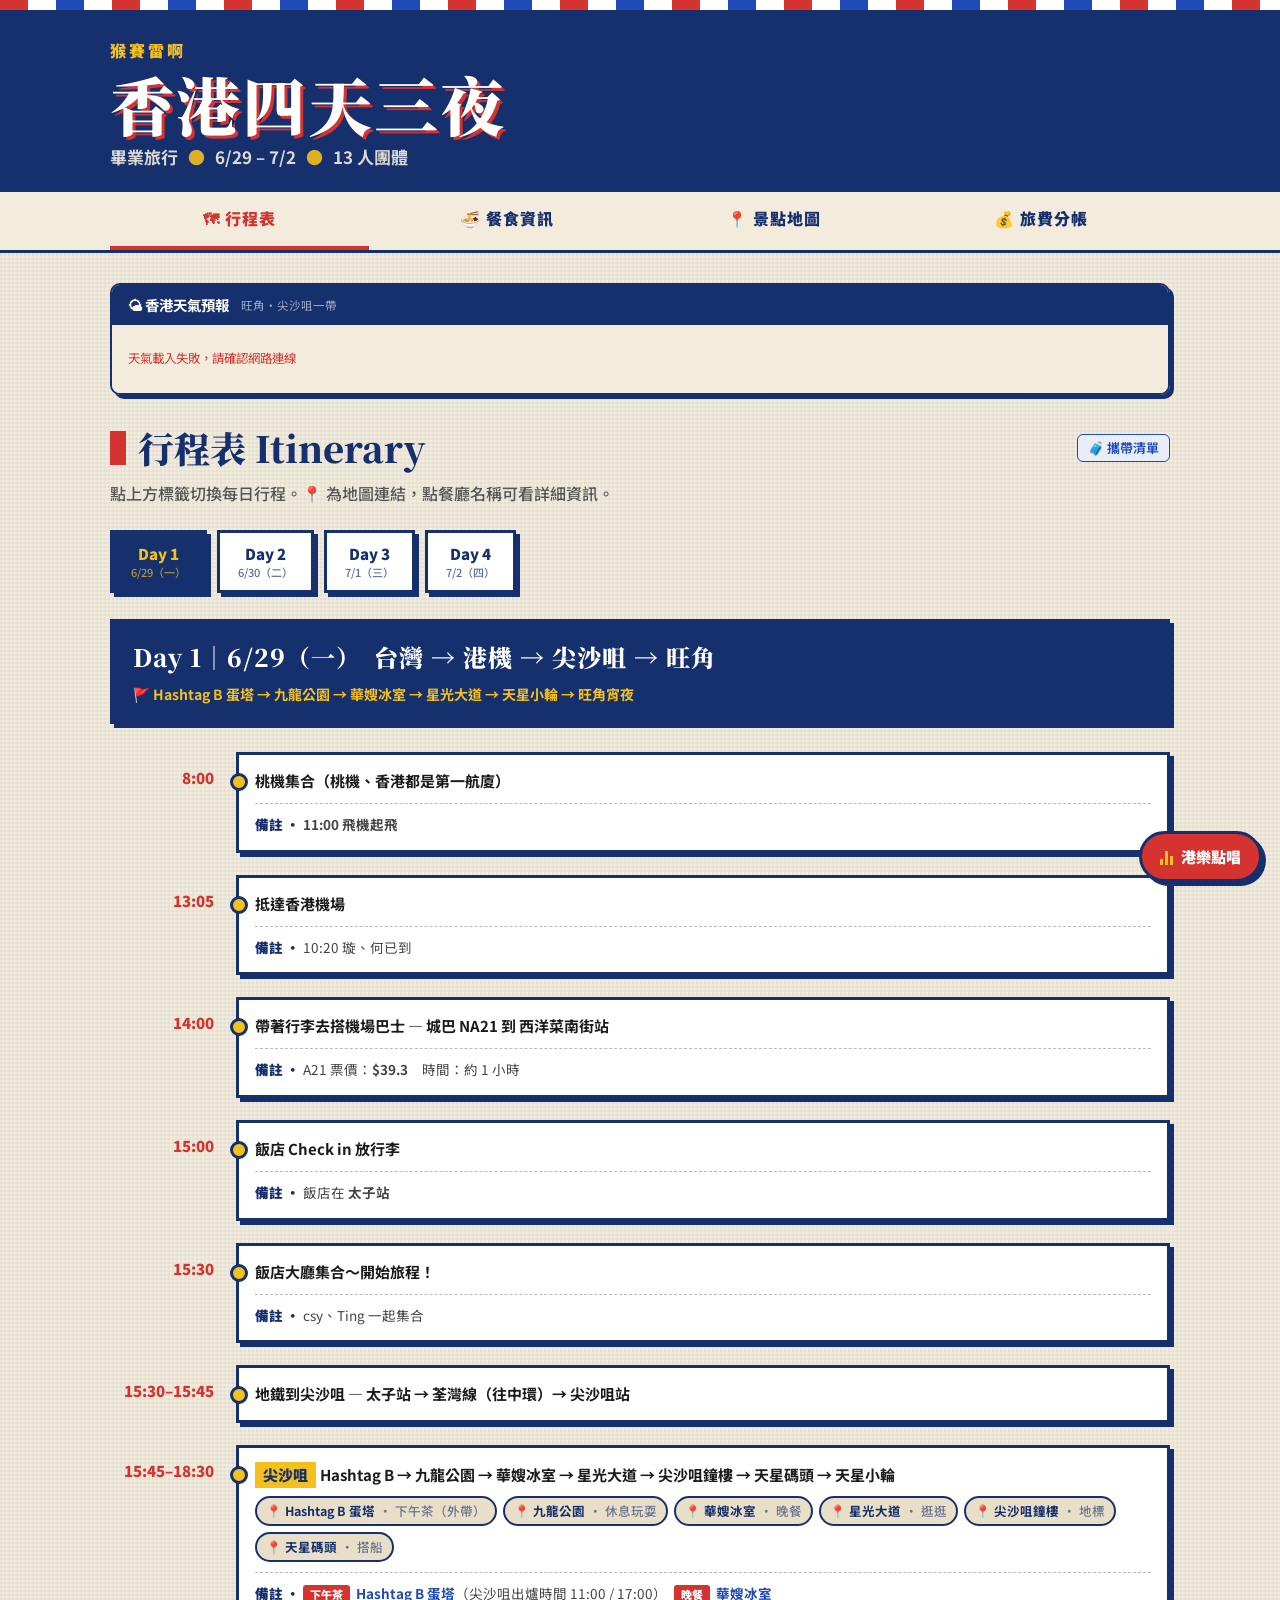
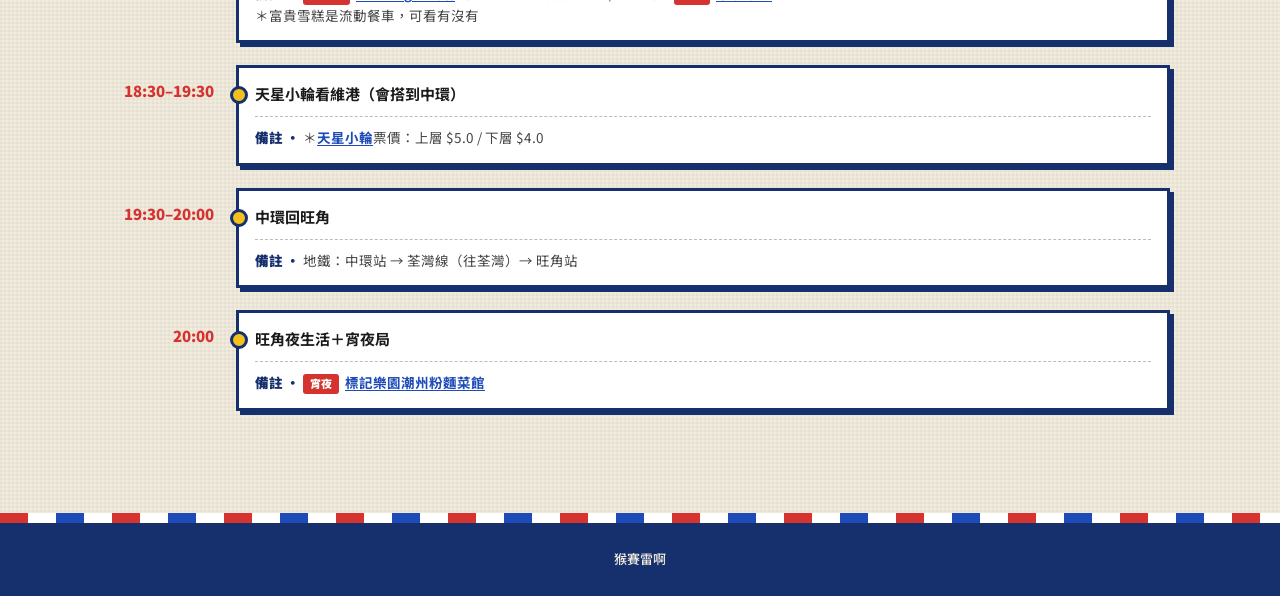
<file: index.html>
<!DOCTYPE html>
<html lang="zh-Hant">
<head>
  <meta charset="UTF-8">
  <meta name="viewport" content="width=device-width, initial-scale=1.0">
  <title>香港畢業旅行 ｜ 行程</title>
  <link rel="stylesheet" href="assets/style.css">
</head>
<body>
  <div class="stripe-bar"></div>
  <header class="site-header">
    <div class="header-inner">
      <span class="hey">猴賽雷啊</span>
      <h1 class="site-title">香港四天三夜</h1>
      <span class="site-sub">畢業旅行 <span class="dot">●</span> 6/29 – 7/2 <span class="dot">●</span> 13 人團體</span>
    </div>
  </header>

  <nav class="nav">
    <div class="nav-inner">
      <a href="index.html" class="active">🗺 行程表</a>
      <a href="food.html">🍜 餐食資訊</a>
      <a href="map.html">📍 景點地圖</a>
      <a href="split.html">💰 旅費分帳</a>
    </div>
  </nav>

  <main>
    <!-- 香港天氣預報 -->
    <div class="weather-section">
      <div class="weather-header">
        <span class="weather-title">🌤 香港天氣預報</span>
        <span class="weather-loc">旺角・尖沙咀一帶</span>
      </div>
      <div class="weather-body">
        <div class="weather-cards" id="weatherCards">
          <span class="weather-loading">天氣載入中…</span>
        </div>
      </div>
    </div>

    <h2 class="section-title">行程表 Itinerary <a href="https://www.notion.so/58393f0fdf124d2f9c194d2466a15866" target="_blank" class="sheet-link">🧳 攜帶清單</a></h2>
    <p class="section-desc">點上方標籤切換每日行程。📍 為地圖連結，點餐廳名稱可看詳細資訊。</p>

    <div class="day-tabs" id="dayTabs"></div>
    <div id="dayPanels"></div>
  </main>

  <div class="stripe-bar"></div>
  <footer class="site-footer">
    猴賽雷啊
  </footer>

  <script src="assets/data.js"></script>
  <script src="assets/app.js"></script>
  <script src="assets/player.js"></script>
  <script>
  /* ── 天氣預報（Open-Meteo，免費無需 API Key）── */
  (function () {
    const WMO = {
      0:'☀️', 1:'🌤️', 2:'⛅', 3:'☁️',
      45:'🌫️', 48:'🌫️',
      51:'🌦️', 53:'🌦️', 55:'🌧️',
      61:'🌧️', 63:'🌧️', 65:'🌧️',
      71:'❄️', 73:'❄️', 75:'❄️', 77:'🌨️',
      80:'🌦️', 81:'🌦️', 82:'⛈️',
      85:'❄️', 86:'❄️', 95:'⛈️', 96:'⛈️', 99:'⛈️'
    };
    const DAYS = ['日','一','二','三','四','五','六'];
    const TRIP = new Set(['2026-06-29','2026-06-30','2026-07-01','2026-07-02']);
    const url  = 'https://api.open-meteo.com/v1/forecast'
      + '?latitude=22.3193&longitude=114.1694'
      + '&daily=weathercode,temperature_2m_max,temperature_2m_min,precipitation_probability_max'
      + '&timezone=Asia%2FHong_Kong&forecast_days=7';

    fetch(url).then(r => r.json()).then(data => {
      const { time, weathercode, temperature_2m_max, temperature_2m_min, precipitation_probability_max } = data.daily;
      const todayStr = new Date().toLocaleDateString('sv', { timeZone: 'Asia/Hong_Kong' });
      const container = document.getElementById('weatherCards');
      container.innerHTML = '';
      time.forEach((dateStr, i) => {
        const d        = new Date(dateStr + 'T12:00:00+08:00');
        const dayLabel = DAYS[d.getDay()];
        const dateLabel = `${d.getMonth() + 1}/${d.getDate()}`;
        const isToday  = dateStr === todayStr;
        const isTrip   = TRIP.has(dateStr);
        const icon     = WMO[weathercode[i]] || '🌡️';
        const hi       = Math.round(temperature_2m_max[i]);
        const lo       = Math.round(temperature_2m_min[i]);
        const rain     = precipitation_probability_max[i];
        const card     = document.createElement('div');
        card.className = 'weather-card' + (isToday ? ' today' : '') + (isTrip ? ' trip-day' : '');
        card.innerHTML = `
          <div class="wc-day">${isToday ? '今天' : '週' + dayLabel}${isTrip ? '✈️' : ''}</div>
          <div class="wc-date">${dateLabel}</div>
          <div class="wc-icon">${icon}</div>
          <div class="wc-temp"><span class="hi">${hi}°</span>/<span class="lo">${lo}°</span></div>
          <div class="wc-rain">💧${rain}%</div>`;
        container.appendChild(card);
      });
    }).catch(() => {
      document.getElementById('weatherCards').innerHTML = '<span class="weather-error">天氣載入失敗，請確認網路連線</span>';
    });
  })();
  </script>
</body>
</html>
</file>
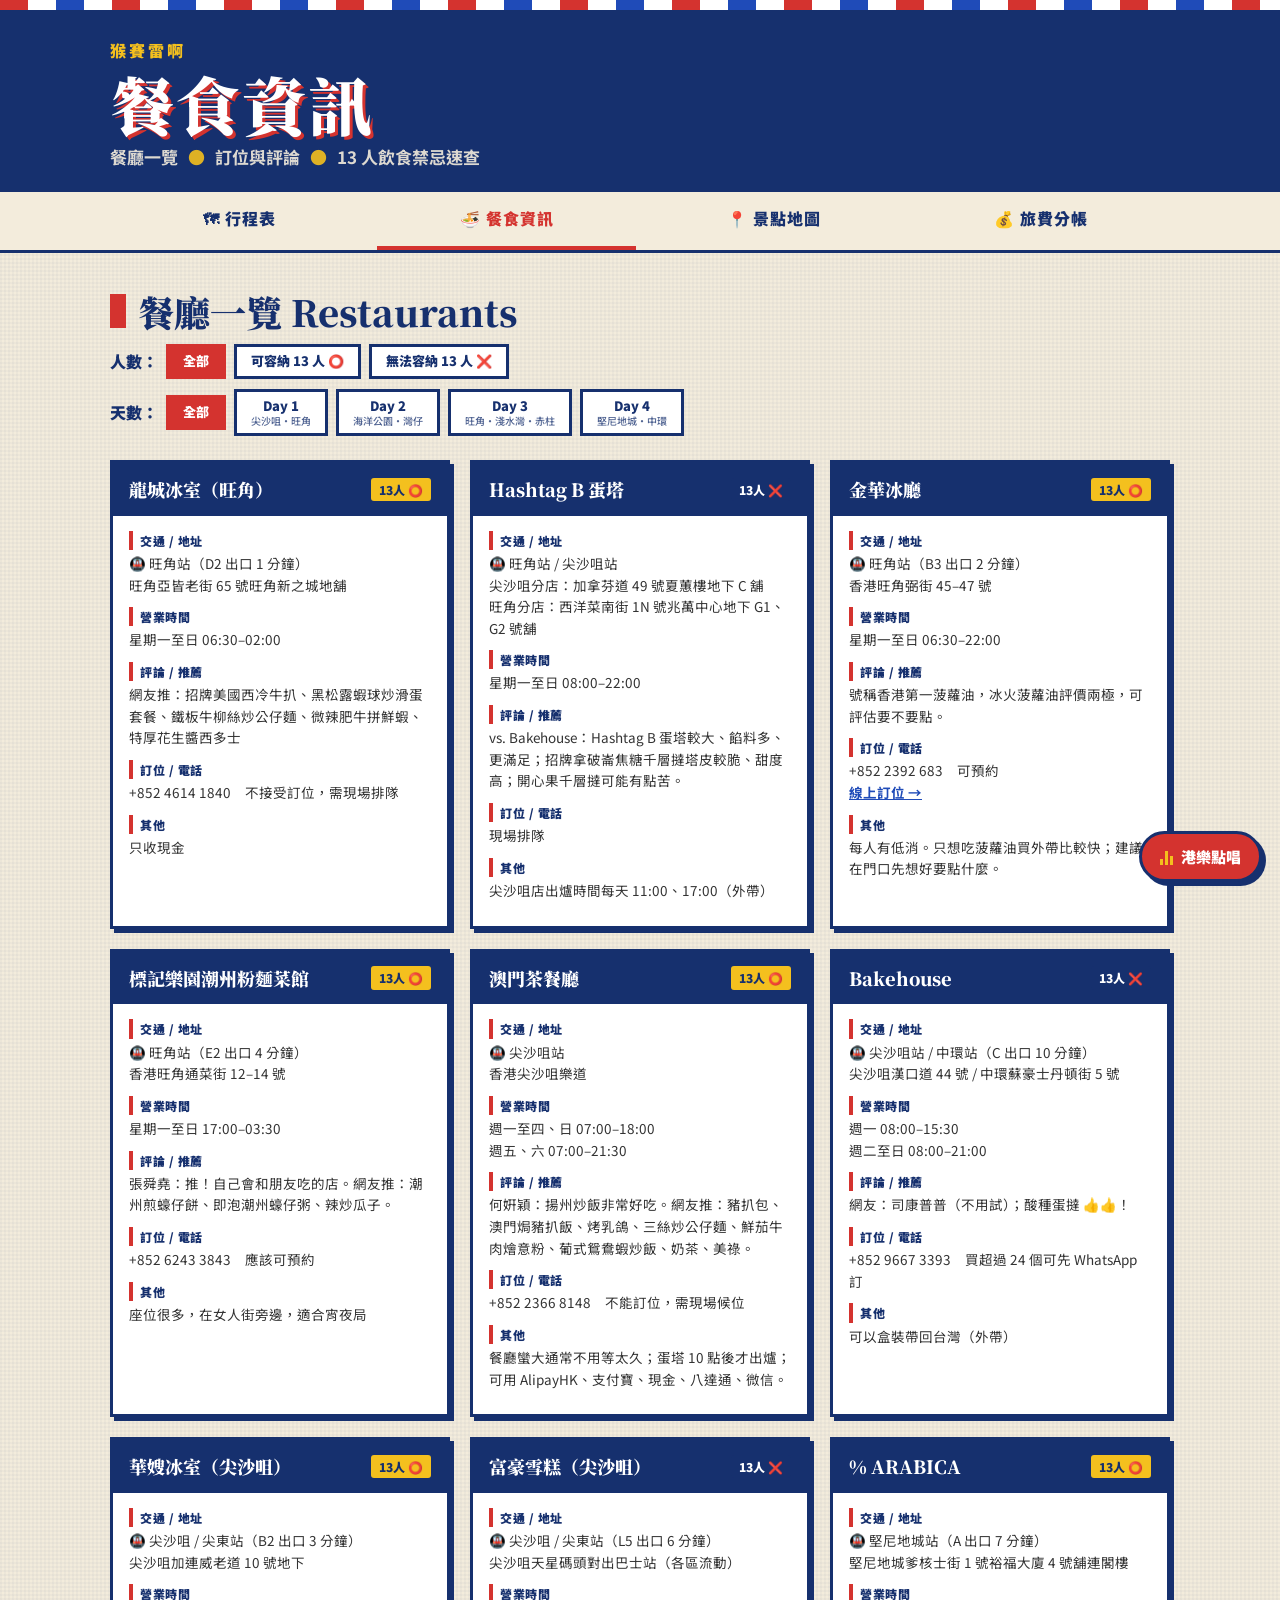
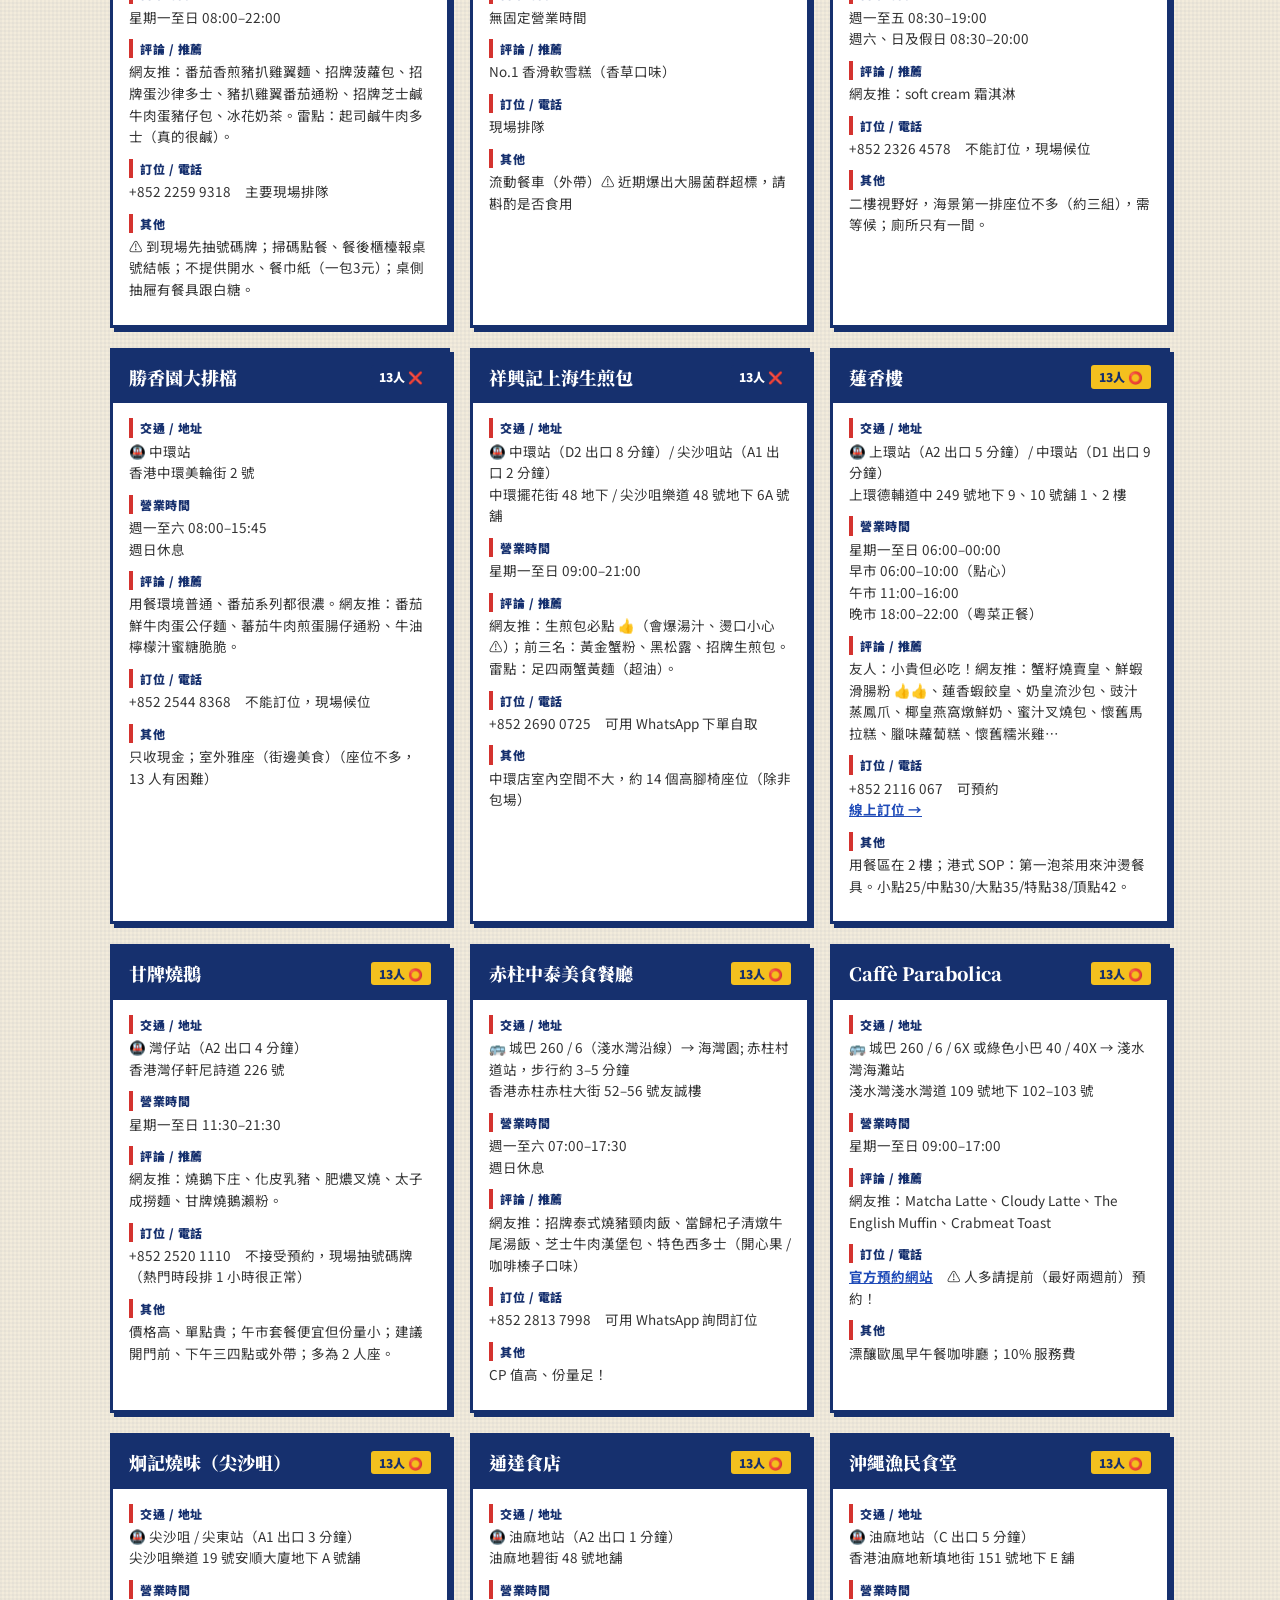
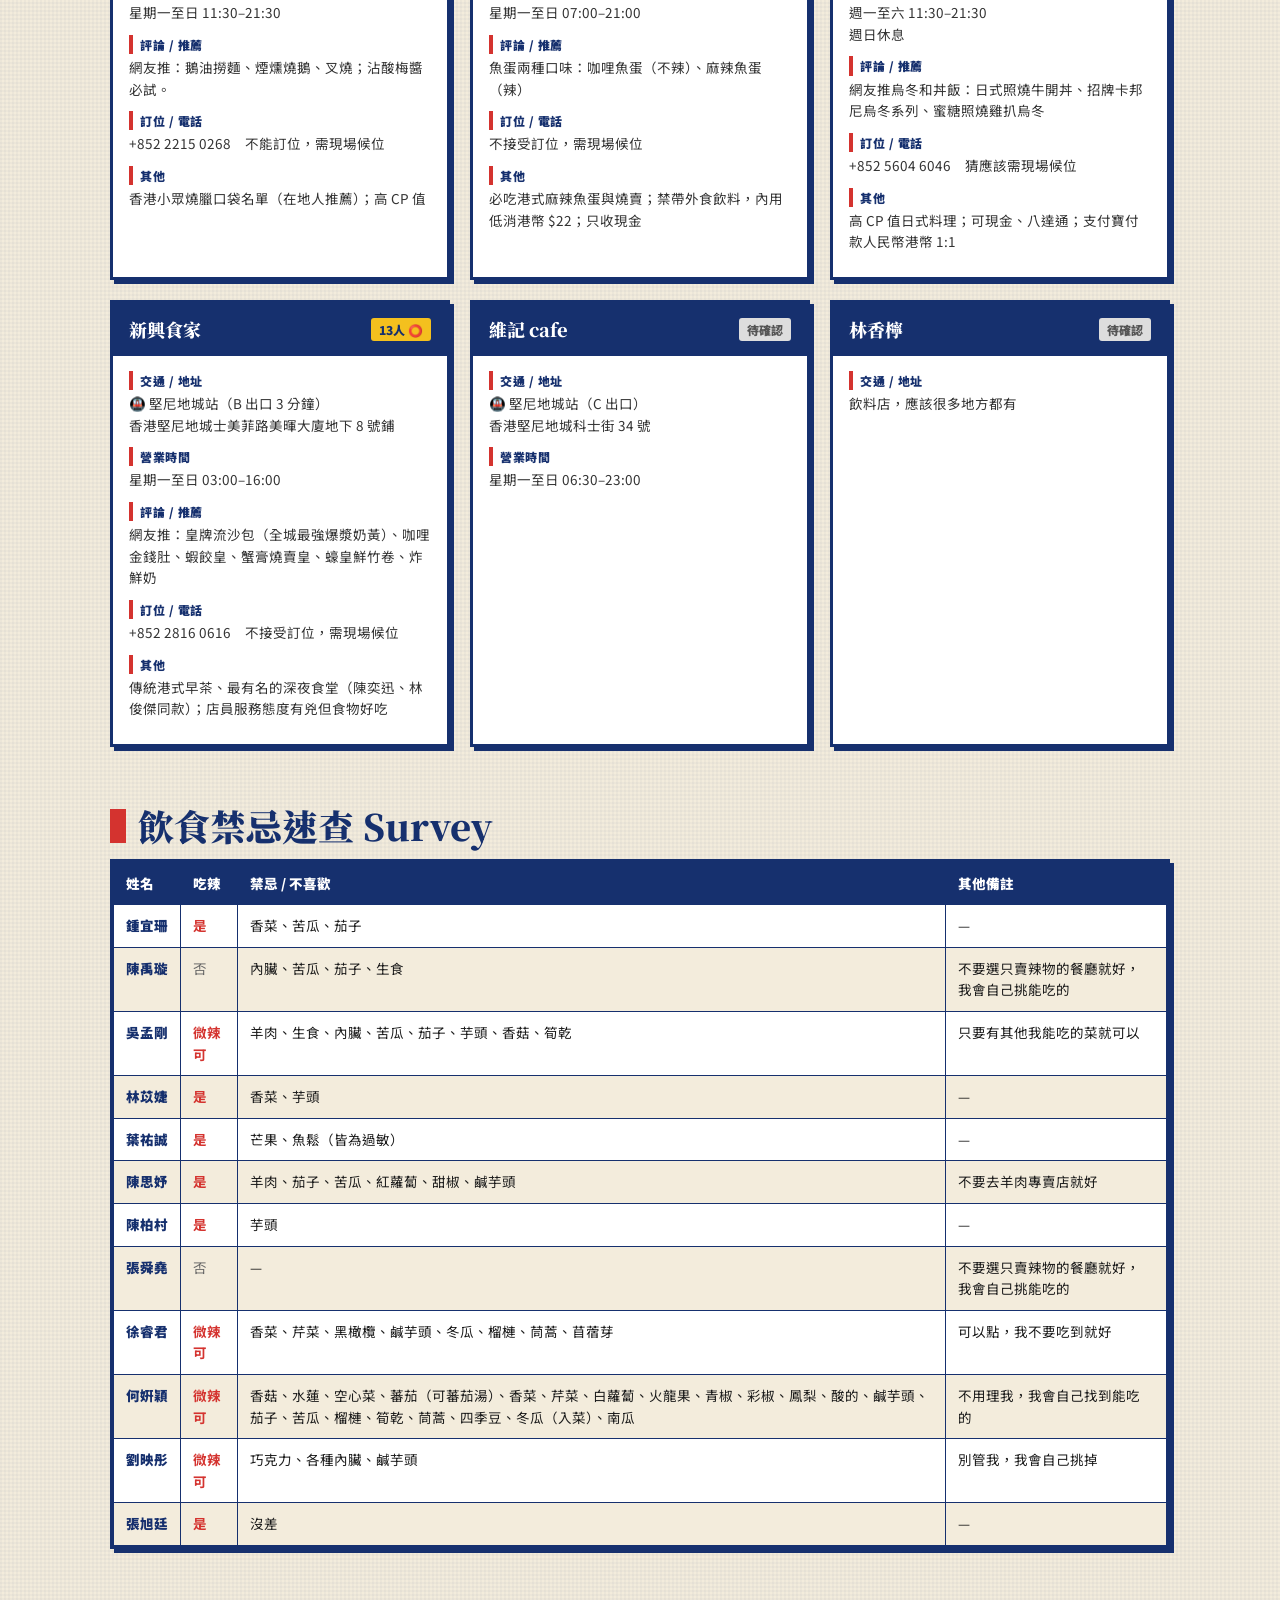
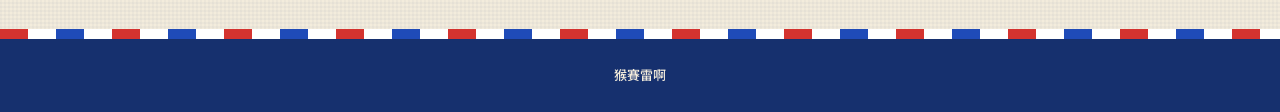
<file: food.html>
<!DOCTYPE html>
<html lang="zh-Hant">
<head>
  <meta charset="UTF-8">
  <meta name="viewport" content="width=device-width, initial-scale=1.0">
  <title>香港畢業旅行 ｜ 餐食資訊</title>
  <link rel="stylesheet" href="assets/style.css">
</head>
<body>
  <div class="stripe-bar"></div>
  <header class="site-header">
    <div class="header-inner">
      <span class="hey">猴賽雷啊</span>
      <h1 class="site-title">餐食資訊</h1>
      <span class="site-sub">餐廳一覽 <span class="dot">●</span> 訂位與評論 <span class="dot">●</span> 13 人飲食禁忌速查</span>
    </div>
  </header>

  <nav class="nav">
    <div class="nav-inner">
      <a href="index.html">🗺 行程表</a>
      <a href="food.html" class="active">🍜 餐食資訊</a>
      <a href="map.html">📍 景點地圖</a>
      <a href="split.html">💰 旅費分帳</a>
    </div>
  </nav>

  <main>
    <h2 class="section-title">餐廳一覽 Restaurants</h2>

    <div class="food-controls">
      <div class="filter-row">
        <span class="lbl">人數：</span>
        <button class="filter-btn cap-btn active" data-cap="all">全部</button>
        <button class="filter-btn cap-btn" data-cap="yes">可容納 13 人 ⭕</button>
        <button class="filter-btn cap-btn" data-cap="no">無法容納 13 人 ❌</button>
      </div>
      <div class="filter-row">
        <span class="lbl">天數：</span>
        <button class="filter-btn day-btn active" data-day="all">全部</button>
        <button class="filter-btn day-btn" data-day="1">Day 1<small>尖沙咀・旺角</small></button>
        <button class="filter-btn day-btn" data-day="2">Day 2<small>海洋公園・灣仔</small></button>
        <button class="filter-btn day-btn" data-day="3">Day 3<small>旺角・淺水灣・赤柱</small></button>
        <button class="filter-btn day-btn" data-day="4">Day 4<small>堅尼地城・中環</small></button>
      </div>
    </div>

    <div class="food-grid" id="foodGrid"></div>

    <h2 class="section-title" style="margin-top:50px">飲食禁忌速查 Survey</h2>

    <div class="survey-wrap">
      <table class="survey">
        <thead>
          <tr><th>姓名</th><th>吃辣</th><th>禁忌 / 不喜歡</th><th>其他備註</th></tr>
        </thead>
        <tbody id="surveyBody"></tbody>
      </table>
    </div>
  </main>

  <div class="stripe-bar"></div>
  <footer class="site-footer">
    猴賽雷啊
  </footer>

  <script src="assets/data.js"></script>
  <script src="assets/app.js"></script>
  <script src="assets/player.js"></script>
</body>
</html>
</file>
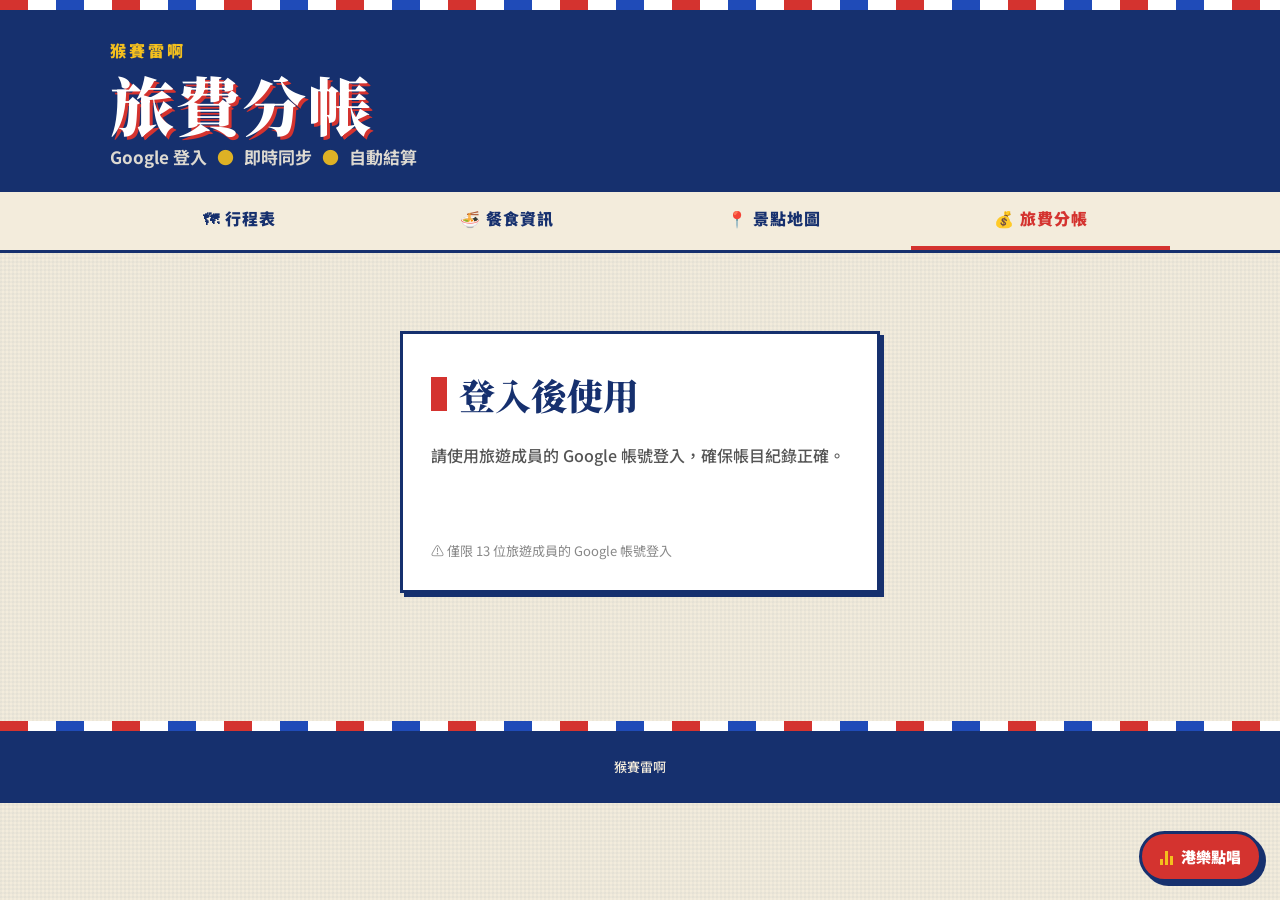
<file: split.html>
<!DOCTYPE html>
<html lang="zh-Hant">
<head>
  <meta charset="UTF-8">
  <meta name="viewport" content="width=device-width, initial-scale=1.0">
  <title>香港畢業旅行 ｜ 旅費分帳</title>
  <link rel="stylesheet" href="assets/style.css">
  <script src="https://accounts.google.com/gsi/client" async></script>
</head>
<body>
  <div class="stripe-bar"></div>
  <header class="site-header">
    <div class="header-inner">
      <span class="hey">猴賽雷啊</span>
      <h1 class="site-title">旅費分帳</h1>
      <span class="site-sub">Google 登入 <span class="dot">●</span> 即時同步 <span class="dot">●</span> 自動結算</span>
    </div>
  </header>

  <nav class="nav">
    <div class="nav-inner">
      <a href="index.html">🗺 行程表</a>
      <a href="food.html">🍜 餐食資訊</a>
      <a href="map.html">📍 景點地圖</a>
      <a href="split.html" class="active">💰 旅費分帳</a>
    </div>
  </nav>

  <main>
    <!-- ── 登入前 ── -->
    <div id="loginSection">
      <div class="split-login-box">
        <h2 class="section-title" style="margin-top:0">登入後使用</h2>
        <p class="section-desc">請使用旅遊成員的 Google 帳號登入，確保帳目紀錄正確。</p>
        <!--
          ⚠️ 設定步驟 1：將下方 data-client_id 的值換成你的 Google OAuth 用戶端 ID
             取得方式：Google Cloud Console → API 和服務 → 憑證 → OAuth 2.0 用戶端 ID
        -->
        <div id="g_id_onload"
          data-client_id="709660545333-uq8pvh6ovut69lf35j4jmgo4p4fepb58.apps.googleusercontent.com"
          data-callback="handleCredentialResponse"
          data-auto_prompt="false">
        </div>
        <div class="g_id_signin"
          data-type="standard"
          data-size="large"
          data-theme="outline"
          data-text="signin_with"
          data-shape="rectangular"
          data-locale="zh-TW">
        </div>
        <p class="split-hint">⚠ 僅限 13 位旅遊成員的 Google 帳號登入</p>
      </div>
    </div>

    <!-- ── 登入後 ── -->
    <div id="appSection" style="display:none">

      <!-- 使用者列 -->
      <div class="split-userbar" id="userBar"></div>

      <!-- 匯率顯示 -->
      <div class="split-rate-bar">
        <span>💱 匯率</span>
        <span>1 HKD ＝ <b id="rateDisplay"></b> TWD</span>
        <button id="rateRefreshBtn" class="rate-refresh-btn" onclick="refreshRate()" title="點擊更新至最新匯率" aria-label="更新匯率">↻</button>
        <a href="https://www.notion.so/35ff327b9f7680d7af73f20838ba214e" target="_blank" class="sheet-link">📒 換算表</a>
      </div>

      <!-- 新增費用 -->
      <section>
        <h2 class="section-title">新增費用</h2>
        <div class="split-form">
          <div class="split-form-row">
            <div class="split-field">
              <label>費用說明</label>
              <input id="fDesc" type="text" placeholder="例：午餐・甘牌燒鵝">
            </div>
            <div class="split-field">
              <label>金額</label>
              <div class="split-amount-wrap">
                <input id="fAmount" type="number" placeholder="0" min="0" step="0.1">
                <select id="fCurrency">
                  <option value="HKD">HKD</option>
                  <option value="TWD">TWD</option>
                </select>
              </div>
            </div>
            <div class="split-field">
              <label>日期</label>
              <input id="fDate" type="date">
            </div>
          </div>
          <div class="split-field">
            <label>由誰付款（可複選）</label>
            <div class="split-checks" id="payerChecks"></div>
          </div>
          <div class="split-field">
            <label>分攤成員（預設全選）</label>
            <div class="split-checks" id="memberChecks"></div>
            <div class="split-check-actions">
              <button class="filter-btn" id="btnSelectAll">全選</button>
              <button class="filter-btn" id="btnClearAll">清除</button>
            </div>
          </div>
          <div class="split-field">
            <label>上傳收據 <span class="split-label-hint">（選用・圖片壓縮後同步給所有成員）</span></label>
            <div class="split-receipt-wrap">
              <input type="file" id="fReceipt" accept="image/*">
              <img id="receiptPreview" class="split-receipt-preview" style="display:none" alt="">
            </div>
          </div>
          <div id="fPreview" class="split-preview"></div>
          <button id="btnSubmit" class="split-submit-btn">新增費用</button>
        </div>
      </section>

      <!-- 費用明細 -->
      <section style="margin-top:44px">
        <h2 class="section-title">費用明細 <a href="https://docs.google.com/spreadsheets/d/1zBVlMaw7WymQmyQx8GW2dsYZl4ds4sjfSaaTtZJ-X1Q/edit?usp=sharing" target="_blank" class="sheet-link">📊 查看 Google Sheets</a></h2>
        <div id="expenseList"><p class="split-empty">載入中⋯</p></div>
      </section>

      <!-- 結算清單 -->
      <section style="margin-top:44px">
        <h2 class="section-title">結算清單</h2>
        <p class="section-desc">以最少轉帳筆數結清所有費用。</p>
        <div id="settlement"><p class="split-empty">費用載入後自動計算。</p></div>
      </section>

    </div>
  </main>

  <!-- ── 編輯費用 Modal ── -->
  <div id="editModal" class="split-modal-overlay" style="display:none">
    <div class="split-modal">
      <h2 class="section-title" style="margin-top:0;margin-bottom:18px">編輯費用</h2>
      <div class="split-form">
        <div class="split-form-row">
          <div class="split-field">
            <label>費用說明</label>
            <input id="eFDesc" type="text" placeholder="例：午餐・甘牌燒鵝">
          </div>
          <div class="split-field">
            <label>金額</label>
            <div class="split-amount-wrap">
              <input id="eFAmount" type="number" placeholder="0" min="0" step="0.1">
              <select id="eFCurrency">
                <option value="HKD">HKD</option>
                <option value="TWD">TWD</option>
              </select>
            </div>
          </div>
          <div class="split-field">
            <label>日期</label>
            <input id="eFDate" type="date">
          </div>
        </div>
        <div class="split-field">
          <label>由誰付款（可複選）</label>
          <div class="split-checks" id="ePayerChecks"></div>
        </div>
        <div class="split-field">
          <label>分攤成員</label>
          <div class="split-checks" id="eMemberChecks"></div>
          <div class="split-check-actions">
            <button class="filter-btn" id="eBtnSelectAll">全選</button>
            <button class="filter-btn" id="eBtnClearAll">清除</button>
          </div>
        </div>
        <div class="split-field">
          <label>收據 <span class="split-label-hint">（選用・不更換則保留原圖）</span></label>
          <div class="split-receipt-wrap">
            <input type="file" id="eFReceipt" accept="image/*">
            <img id="eReceiptPreview" class="split-receipt-preview" style="display:none" alt="">
          </div>
        </div>
      </div>
      <div class="split-modal-actions">
        <button class="split-submit-btn" id="btnSaveEdit" style="margin-top:0">儲存變更</button>
        <button class="filter-btn split-modal-cancel" id="btnCancelEdit">取消</button>
      </div>
    </div>
  </div>

  <div class="stripe-bar"></div>
  <footer class="site-footer">
    猴賽雷啊
  </footer>

  <script src="assets/data.js"></script>
  <script src="assets/split.js"></script>
  <script src="assets/player.js"></script>
</body>
</html>
</file>
<file: assets/style.css>
/* ===== 香港畢業旅行 — 港式復古海報風 ===== */
@import url('https://fonts.googleapis.com/css2?family=Noto+Sans+TC:wght@400;500;700;900&family=Noto+Serif+TC:wght@700;900&display=swap');

:root {
  --navy: #16306e;
  --navy-2: #1f4bb8;
  --red: #d4332f;
  --yellow: #f4c01e;
  --cream: #f3ecdc;
  --cream-2: #e9dfc8;
  --ink: #1b1b1b;
  --line: #16306e;
  --shadow: 4px 4px 0 var(--navy);
}

* { box-sizing: border-box; }

html { scroll-behavior: smooth; }

body {
  margin: 0;
  font-family: "Noto Sans TC", system-ui, sans-serif;
  color: var(--ink);
  background-color: var(--cream);
  background-image:
    repeating-linear-gradient(0deg, rgba(22,48,110,.03) 0 2px, transparent 2px 4px),
    repeating-linear-gradient(90deg, rgba(22,48,110,.03) 0 2px, transparent 2px 4px);
  line-height: 1.6;
}

/* 紅白藍尼龍袋條紋 */
.stripe-bar {
  height: 10px;
  background: repeating-linear-gradient(
    90deg,
    var(--red) 0 28px,
    #fff 28px 56px,
    var(--navy-2) 56px 84px,
    #fff 84px 112px
  );
}

/* ===== Header ===== */
.site-header {
  background: var(--navy);
  color: var(--cream);
  position: relative;
  overflow: hidden;
}
.header-inner {
  max-width: 1100px;
  margin: 0 auto;
  padding: 28px 20px 22px;
  display: flex;
  flex-direction: column;
  gap: 6px;
}
.hey {
  font-family: "Noto Sans TC", sans-serif;
  font-weight: 900;
  letter-spacing: 3px;
  color: var(--yellow);
  font-size: clamp(13px, 2.5vw, 16px);
}
.site-title {
  font-family: "Noto Serif TC", serif;
  font-weight: 900;
  font-size: clamp(44px, 11vw, 64px);
  line-height: 1.05;
  margin: 0;
  color: #fff;
  text-shadow: 3px 3px 0 var(--red);
  letter-spacing: 2px;
}
.site-sub {
  font-weight: 700;
  color: var(--cream);
  opacity: .9;
  font-size: clamp(13px, 2.4vw, 17px);
}
.site-sub .dot { color: var(--yellow); margin: 0 6px; }

/* ===== Nav ===== */
.nav {
  position: sticky;
  top: 0;
  z-index: 50;
  background: var(--cream);
  border-bottom: 3px solid var(--navy);
}
.nav-inner {
  max-width: 1100px;
  margin: 0 auto;
  padding: 0 20px;
  display: flex;
  gap: 8px;
  flex-wrap: wrap;
}
.nav a {
  display: inline-block;
  flex: 1 1 0;
  text-align: center;
  padding: 14px 20px;
  font-weight: 900;
  text-decoration: none;
  color: var(--navy);
  letter-spacing: 1px;
  border-bottom: 4px solid transparent;
}
.nav a:hover { color: var(--red); }
.nav a.active {
  color: var(--red);
  border-bottom-color: var(--red);
}

/* ===== Layout ===== */
main {
  max-width: 1100px;
  margin: 0 auto;
  padding: 30px 20px 80px;
}
.section-title {
  font-family: "Noto Serif TC", serif;
  font-weight: 900;
  font-size: clamp(24px, 4vw, 36px);
  color: var(--navy);
  margin: 0 0 4px;
  display: flex;
  align-items: center;
  gap: 12px;
}
.section-title::before {
  content: "";
  width: 16px; height: 34px;
  background: var(--red);
  display: inline-block;
}
.section-desc { color: #555; margin: 0 0 24px; font-weight: 500; }
.sheet-link {
  font-family: "Noto Sans TC", sans-serif;
  font-size: 13px;
  font-weight: 600;
  color: var(--navy-2);
  background: #e8edf8;
  border: 1.5px solid var(--navy-2);
  border-radius: 6px;
  padding: 3px 10px;
  text-decoration: none;
  white-space: nowrap;
  margin-left: auto;
}
.sheet-link:hover { background: var(--navy-2); color: #fff; }

/* ===== Day tabs ===== */
.day-tabs {
  display: flex;
  gap: 10px;
  flex-wrap: wrap;
  margin-bottom: 26px;
}
.day-tab {
  border: 3px solid var(--navy);
  background: #fff;
  color: var(--navy);
  font-weight: 900;
  font-size: 15px;
  padding: 10px 18px;
  cursor: pointer;
  box-shadow: var(--shadow);
  transition: transform .08s ease;
  font-family: inherit;
}
.day-tab small { display: block; font-weight: 500; font-size: 11px; opacity: .7; }
.day-tab:hover { transform: translate(-1px,-1px); }
.day-tab.active { background: var(--navy); color: var(--yellow); }
.day-tab:disabled { opacity: .45; cursor: not-allowed; box-shadow: none; }
.day-tab.exchange-tab { border-color: #2e8b57; color: #2e8b57; }
.day-tab.exchange-tab.active { background: #2e8b57; color: #fff; }

/* ===== Day panel ===== */
.day-panel { display: none; }
.day-panel.active { display: block; animation: fade .3s ease; }
@keyframes fade { from { opacity: 0; transform: translateY(6px); } to { opacity: 1; transform: none; } }

.day-head {
  background: var(--navy);
  color: #fff;
  padding: 16px 20px;
  border: 3px solid var(--navy);
  box-shadow: var(--shadow);
  margin-bottom: 8px;
}
.day-head h3 {
  margin: 0;
  font-family: "Noto Serif TC", serif;
  font-weight: 900;
  font-size: clamp(18px, 3vw, 24px);
  letter-spacing: 1px;
}
.day-route {
  margin-top: 6px;
  color: var(--yellow);
  font-weight: 700;
  font-size: 14px;
}

/* ===== Timeline ===== */
.timeline { position: relative; margin: 28px 0 0; padding-left: 0; }
.t-item {
  display: grid;
  grid-template-columns: 108px 1fr;
  gap: 18px;
  position: relative;
  padding-bottom: 22px;
}
.t-time {
  font-weight: 900;
  color: var(--red);
  font-size: 15px;
  text-align: right;
  padding-top: 14px;
  padding-right: 4px;
  white-space: nowrap;
}
.t-body {
  border: 3px solid var(--navy);
  background: #fff;
  box-shadow: var(--shadow);
  padding: 14px 16px;
  position: relative;
}
.t-body::before {
  content: "";
  position: absolute;
  left: -9px; top: 18px;
  width: 12px; height: 12px;
  background: var(--yellow);
  border: 3px solid var(--navy);
  border-radius: 50%;
  z-index: 2;
}
.t-act { font-weight: 700; font-size: 15px; }
.t-act .route-label {
  display: inline-block;
  background: var(--yellow);
  color: var(--navy);
  font-weight: 900;
  padding: 1px 8px;
  margin-right: 4px;
}
.t-note {
  margin-top: 10px;
  padding-top: 10px;
  border-top: 1px dashed #bbb;
  font-size: 13.5px;
  color: #444;
}
.t-note .lbl { font-weight: 900; color: var(--navy); }
.t-body a { color: var(--navy-2); font-weight: 700; text-decoration: underline; text-underline-offset: 2px; }
.t-body a:hover { color: var(--red); }

.places { margin-top: 8px; display: flex; flex-wrap: wrap; gap: 6px; }
.place-pill {
  display: inline-flex;
  align-items: center;
  gap: 4px;
  background: var(--cream-2);
  border: 2px solid var(--navy);
  padding: 3px 9px;
  font-size: 12.5px;
  font-weight: 700;
  color: var(--navy) !important;
  text-decoration: none !important;
  border-radius: 999px;
  white-space: nowrap;
}
.place-pill:hover { background: var(--yellow); }

.meal-tag {
  display: inline-block;
  font-size: 11px;
  font-weight: 900;
  color: #fff;
  background: var(--red);
  padding: 1px 7px;
  margin-right: 6px;
  border-radius: 3px;
}

/* coming soon */
.coming {
  border: 3px dashed var(--navy);
  padding: 50px 20px;
  text-align: center;
  background: #fff8;
}
.coming h3 { font-family: "Noto Serif TC", serif; color: var(--navy); font-size: 26px; margin: 0 0 8px; }
.coming p { color: #666; margin: 0; }

/* ===== Food cards ===== */
.food-controls {
  display: flex;
  flex-direction: column;
  gap: 10px;
  margin-bottom: 24px;
}
.filter-row {
  display: flex;
  flex-wrap: wrap;
  align-items: center;
  gap: 8px;
}
.filter-row .lbl { font-weight: 900; color: var(--navy); min-width: 36px; }
.filter-btn {
  border: 3px solid var(--navy);
  background: #fff; color: var(--navy);
  font-weight: 900; font-size: 13px;
  padding: 6px 14px; cursor: pointer; font-family: inherit;
  line-height: 1.3;
}
.filter-btn small {
  display: block;
  font-size: 10px;
  font-weight: 500;
  opacity: 0.75;
  line-height: 1.2;
}
.filter-btn.active { background: var(--red); color: #fff; border-color: var(--red); }
.filter-btn.active small { opacity: 0.9; }

.food-grid {
  display: grid;
  grid-template-columns: repeat(auto-fill, minmax(320px, 1fr));
  gap: 20px;
}
.food-card {
  border: 3px solid var(--navy);
  background: #fff;
  box-shadow: var(--shadow);
  display: flex;
  flex-direction: column;
}
.food-card-head {
  background: var(--navy);
  color: #fff;
  padding: 12px 16px;
  display: flex;
  justify-content: space-between;
  align-items: center;
  gap: 10px;
}
.food-card-head h3 {
  margin: 0; font-size: 18px; font-weight: 900;
  font-family: "Noto Serif TC", serif;
}
.cap {
  font-size: 12px; font-weight: 900; white-space: nowrap;
  padding: 2px 8px; border-radius: 3px;
}
.cap.yes { background: var(--yellow); color: var(--navy); }
.cap.no { background: var(--navy); color: #fff; }
.food-card-body { padding: 14px 16px; font-size: 13.5px; }
.food-row { margin-bottom: 10px; }
.food-row .k {
  display: inline-block; font-weight: 900; color: var(--navy);
  font-size: 12px; letter-spacing: .5px;
  border-left: 4px solid var(--red); padding-left: 7px; margin-bottom: 3px;
}
.food-row .v { white-space: pre-line; color: #333; }
.food-row a { color: var(--navy-2); font-weight: 700; }
.food-card-foot {
  margin-top: auto;
  border-top: 1px solid #ddd;
  padding: 10px 16px;
  display: flex; gap: 14px; flex-wrap: wrap;
  font-size: 12.5px; color: #555;
}
.food-card-foot a { color: var(--navy); font-weight: 900; text-decoration: none; }
.food-card-foot a:hover { color: var(--red); }

/* ===== Survey table ===== */
.survey-wrap { overflow-x: auto; border: 3px solid var(--navy); box-shadow: var(--shadow); background:#fff; }
table.survey { border-collapse: collapse; width: 100%; min-width: 640px; }
table.survey th, table.survey td {
  border: 1px solid var(--navy);
  padding: 10px 12px; text-align: left; font-size: 13.5px; vertical-align: top;
}
table.survey thead th {
  background: var(--navy); color: #fff; font-weight: 900; position: sticky; top: 0;
}
table.survey tbody tr:nth-child(even) { background: var(--cream); }
table.survey td.name { font-weight: 900; color: var(--navy); white-space: nowrap; }
.spicy-yes { color: var(--red); font-weight: 700; }
.spicy-no { color: #666; }

/* ===== 浮動音樂播放器 ===== */
.mp-toggle {
  position: fixed;
  right: 18px; bottom: 18px;
  z-index: 200;
  background: var(--red);
  color: #fff;
  border: 3px solid var(--navy);
  box-shadow: var(--shadow);
  font-family: inherit;
  font-weight: 900;
  font-size: 15px;
  padding: 12px 18px;
  border-radius: 999px;
  cursor: pointer;
  display: flex; align-items: center; gap: 8px;
}
.mp-toggle:hover { background: var(--navy); }
.mp-toggle .eq { display: inline-flex; gap: 2px; align-items: flex-end; height: 16px; }
.mp-toggle .eq i {
  width: 3px; background: var(--yellow); display: inline-block;
  animation: eq 0.9s ease-in-out infinite;
}
.mp-toggle .eq i:nth-child(1){ height: 6px; animation-delay: 0s; }
.mp-toggle .eq i:nth-child(2){ height: 14px; animation-delay: .2s; }
.mp-toggle .eq i:nth-child(3){ height: 9px; animation-delay: .4s; }
.mp-toggle.paused .eq i { animation-play-state: paused; }
@keyframes eq { 0%,100%{ transform: scaleY(.4);} 50%{ transform: scaleY(1);} }

.mp-panel {
  position: fixed;
  right: 18px; bottom: 76px;
  z-index: 200;
  width: min(360px, calc(100vw - 36px));
  max-height: min(78vh, 640px);
  background: var(--cream);
  border: 3px solid var(--navy);
  box-shadow: 6px 6px 0 var(--navy);
  display: none;
  flex-direction: column;
  overflow: hidden;
}
.mp-panel.open { display: flex; }
.mp-head {
  background: var(--navy); color: #fff;
  padding: 12px 14px;
  display: flex; align-items: center; justify-content: space-between;
}
.mp-head h3 {
  margin: 0; font-family: "Noto Serif TC", serif; font-weight: 900; font-size: 17px;
}
.mp-head .hk { color: var(--yellow); font-size: 11px; font-weight: 900; letter-spacing: 1px; display:block; }
.mp-close {
  background: none; border: none; color: #fff; font-size: 22px; cursor: pointer; line-height: 1; font-weight: 900;
}
.mp-video {
  aspect-ratio: 16 / 9; background: #000; width: 100%;
}
.mp-video iframe { width: 100%; height: 100%; border: 0; display: block; }
.mp-empty {
  display: flex; align-items: center; justify-content: center;
  height: 100%; color: var(--cream); font-weight: 700; font-size: 13px; text-align: center; padding: 0 16px;
}
.mp-now {
  background: var(--yellow); color: var(--navy);
  font-weight: 900; font-size: 13px; padding: 8px 14px;
  border-bottom: 3px solid var(--navy);
  white-space: nowrap; overflow: hidden; text-overflow: ellipsis;
}
.mp-list { overflow-y: auto; padding: 8px 0; }
.mp-artist {
  font-weight: 900; color: var(--red); font-size: 12px; letter-spacing: 1px;
  padding: 8px 14px 4px; border-bottom: 1px dashed #ccc; margin-top: 4px;
}
.mp-song {
  display: flex; align-items: center; gap: 8px;
  padding: 9px 14px; cursor: pointer; font-size: 14px; font-weight: 500;
  border-bottom: 1px solid #e6dcc4;
}
.mp-song:hover { background: var(--cream-2); }
.mp-song.active { background: var(--navy); color: #fff; font-weight: 700; }
.mp-song .ic { color: var(--red); font-size: 12px; }
.mp-song.active .ic { color: var(--yellow); }

/* 播放控制列 */
.mp-controls {
  display: flex; align-items: center; justify-content: center; gap: 8px;
  padding: 10px 14px; background: var(--cream-2);
  border-bottom: 2px solid var(--navy);
}
.mp-ctrl-btn {
  background: #fff; border: 2px solid var(--navy); color: var(--navy);
  font-weight: 900; font-size: 13px; padding: 6px 14px; cursor: pointer;
  font-family: inherit; line-height: 1;
  flex: 1; text-align: center;
}
.mp-ctrl-btn:hover { background: var(--navy); color: var(--yellow); }
.mp-ctrl-btn.shuffle-on { background: var(--red); color: #fff; border-color: var(--red); }
.mp-ctrl-btn.primary { background: var(--navy); color: var(--yellow); }

@media (max-width: 480px) {
  .mp-toggle { right: 12px; bottom: 12px; padding: 10px 14px; font-size: 14px; }
  .mp-panel { right: 12px; bottom: 64px; }
}

/* ===== 景點清單（地圖頁） ===== */
.place-list-title { margin: 36px 0 4px; }
.place-list-section {
  display: grid;
  grid-template-columns: repeat(auto-fill, minmax(300px, 1fr));
  gap: 20px;
  margin-top: 16px;
}
.place-list-group {
  border: 3px solid var(--navy);
  background: #fff;
  box-shadow: var(--shadow);
}
.place-list-head {
  background: var(--day-color, var(--navy));
  color: #fff;
  padding: 10px 14px;
  font-weight: 900;
  font-size: 15px;
  font-family: "Noto Serif TC", serif;
  display: flex;
  align-items: center;
  gap: 8px;
}
.place-list-head small {
  margin-left: auto;
  font-size: 11px;
  opacity: .85;
  font-weight: 500;
  font-family: "Noto Sans TC", sans-serif;
}
.place-list-badge {
  background: rgba(255,255,255,.22);
  color: #fff;
  font-size: 11px;
  font-weight: 900;
  padding: 2px 7px;
  border-radius: 2px;
  letter-spacing: .5px;
}
.place-list-region { flex: 1; font-size: 14px; }
.place-list-item {
  display: flex;
  align-items: center;
  gap: 10px;
  padding: 10px 14px;
  border-bottom: 1px solid #e6dcc4;
  cursor: pointer;
  transition: background .12s;
}
.place-list-item:last-child { border-bottom: none; }
.place-list-item:hover { background: var(--cream); }
.place-list-item:hover .place-go { opacity: 1; }
.place-num {
  width: 22px;
  height: 22px;
  background: var(--day-color, var(--navy));
  color: #fff;
  border-radius: 50%;
  font-size: 11px;
  font-weight: 900;
  display: flex;
  align-items: center;
  justify-content: center;
  flex-shrink: 0;
}
.place-info {
  flex: 1;
  display: flex;
  flex-direction: column;
  gap: 1px;
  min-width: 0;
}
.place-name { font-weight: 700; font-size: 14px; color: var(--navy); }
.place-desc { font-size: 12px; color: #888; }
.place-go {
  color: var(--day-color, var(--navy));
  font-weight: 900;
  font-size: 15px;
  flex-shrink: 0;
  opacity: .35;
  transition: opacity .12s;
}

/* ===== 旅費分帳 ===== */
.split-login-box {
  max-width: 480px;
  margin: 48px auto;
  background: #fff;
  border: 3px solid var(--navy);
  box-shadow: var(--shadow);
  padding: 32px 28px 28px;
  display: flex;
  flex-direction: column;
  gap: 16px;
}
.split-hint { color: #888; font-size: 13px; margin: 0; }

.split-userbar {
  display: flex;
  align-items: center;
  gap: 10px;
  background: var(--navy);
  color: #fff;
  padding: 10px 16px;
  border: 3px solid var(--navy);
  box-shadow: var(--shadow);
  margin-bottom: 20px;
  flex-wrap: wrap;
}
.split-avatar { width: 30px; height: 30px; border-radius: 50%; border: 2px solid var(--yellow); }
.split-uname  { font-weight: 900; font-size: 15px; }
.split-uemail { font-size: 12px; opacity: .75; }
.split-logout-btn {
  margin-left: auto;
  background: none;
  border: 2px solid rgba(255,255,255,.5);
  color: #fff;
  font-size: 12px;
  font-weight: 700;
  padding: 4px 12px;
  cursor: pointer;
  font-family: inherit;
}
.split-logout-btn:hover { border-color: var(--yellow); color: var(--yellow); }

.split-rate-bar {
  display: flex;
  align-items: center;
  gap: 8px;
  flex-wrap: wrap;
  background: var(--cream-2);
  border: 3px solid var(--navy);
  padding: 10px 16px;
  margin-bottom: 32px;
  font-weight: 700;
  font-size: 14px;
}
.split-rate-bar input {
  width: 72px;
  border: 2px solid var(--navy);
  padding: 4px 8px;
  font-size: 14px;
  font-family: inherit;
  font-weight: 700;
  text-align: center;
  background: #fff;
}
.split-rate-note { font-size: 12px; font-weight: 500; color: #777; }
.rate-source { font-size: 11px; font-weight: 400; color: #999; margin-left: 2px; }
.rate-refresh-btn {
  background: none;
  border: 1.5px solid var(--navy);
  border-radius: 50%;
  width: 24px;
  height: 24px;
  line-height: 20px;
  text-align: center;
  cursor: pointer;
  font-size: 14px;
  color: var(--navy);
  padding: 0;
  flex-shrink: 0;
  transition: color 0.15s, border-color 0.15s;
}
.rate-refresh-btn:hover:not(:disabled) { color: var(--red); border-color: var(--red); }
.rate-refresh-btn:disabled { opacity: 0.4; cursor: not-allowed; }
.rate-refresh-btn.spinning { animation: rateSpin 0.7s linear infinite; }
@keyframes rateSpin { to { transform: rotate(360deg); } }

.split-form {
  background: #fff;
  border: 3px solid var(--navy);
  box-shadow: var(--shadow);
  padding: 20px;
}
.split-form-row {
  display: grid;
  grid-template-columns: repeat(auto-fill, minmax(200px, 1fr));
  gap: 16px;
  margin-bottom: 18px;
}
.split-field { display: flex; flex-direction: column; gap: 5px; }
.split-field label {
  font-weight: 900;
  font-size: 12px;
  color: var(--navy);
  letter-spacing: .5px;
  border-left: 4px solid var(--red);
  padding-left: 7px;
}
.split-field input,
.split-field select {
  border: 2px solid var(--navy);
  padding: 8px 10px;
  font-size: 14px;
  font-family: inherit;
  background: #fff;
  color: var(--ink);
}
.split-field input:focus,
.split-field select:focus { outline: 2px solid var(--yellow); outline-offset: 1px; }
.split-amount-wrap { display: flex; border: 2px solid var(--navy); background: #fff; }
.split-amount-wrap input { flex: 1; min-width: 0; border: none; padding: 8px 10px; background: transparent; font-size: 14px; font-family: inherit; color: var(--ink); }
.split-amount-wrap select { width: 68px; border: none; border-left: 2px solid var(--navy); flex-shrink: 0; padding: 8px 4px; background: transparent; font-size: 14px; font-family: inherit; color: var(--ink); }
.split-amount-wrap:focus-within { outline: 2px solid var(--yellow); outline-offset: 1px; }
.split-amount-wrap input:focus, .split-amount-wrap select:focus { outline: none; }
.split-label-hint { font-weight: 400; font-size: 12px; opacity: 0.6; }
.split-receipt-wrap { display: flex; align-items: center; gap: 12px; flex-wrap: wrap; }
.split-receipt-preview { height: 60px; width: auto; max-width: 120px; object-fit: cover; border: 2px solid var(--navy); border-radius: 4px; }
.split-receipt-thumb { height: 36px; width: auto; max-width: 80px; object-fit: cover; border: 1px solid var(--navy); border-radius: 3px; cursor: pointer; display: block; margin-top: 4px; }

.split-checks {
  display: flex;
  flex-wrap: wrap;
  gap: 6px;
  margin-top: 4px;
}
.split-check-lbl {
  display: flex;
  align-items: center;
  gap: 5px;
  border: 2px solid var(--navy);
  padding: 4px 10px;
  cursor: pointer;
  font-size: 13px;
  font-weight: 700;
  background: #fff;
  transition: background .1s;
}
.split-check-lbl:has(input:checked) { background: var(--cream-2); }
.split-check-lbl input { accent-color: var(--navy); }
.split-check-actions { display: flex; gap: 8px; margin-top: 10px; }
.split-check-lbl input[type="checkbox"] { outline: none; }
.split-form > .split-field + .split-field { margin-top: 16px; }

.split-preview {
  margin: 14px 0 0;
  font-size: 14px;
  color: var(--navy);
  font-weight: 500;
  min-height: 20px;
}
.split-preview b { color: var(--red); }

.split-submit-btn {
  display: block;
  width: 100%;
  margin-top: 18px;
  background: var(--navy);
  color: var(--yellow);
  border: 3px solid var(--navy);
  font-family: inherit;
  font-weight: 900;
  font-size: 16px;
  padding: 14px;
  cursor: pointer;
  letter-spacing: 1px;
  box-shadow: var(--shadow);
  transition: transform .08s;
}
.split-submit-btn:hover  { transform: translate(-1px,-1px); }
.split-submit-btn:active { transform: none; }
.split-submit-btn:disabled { opacity: .5; cursor: not-allowed; transform: none; }

.split-date-group { margin-bottom: 16px; }
.split-date-head {
  background: var(--navy);
  color: var(--yellow);
  font-weight: 900;
  font-size: 13px;
  padding: 6px 14px;
  letter-spacing: .5px;
}
.split-expense-row {
  border: 2px solid var(--navy);
  border-top: none;
  background: #fff;
  padding: 12px 14px;
}
.split-expense-row + .split-expense-row { border-top: 1px dashed #ccc; }
.split-exp-top {
  display: flex;
  justify-content: space-between;
  align-items: baseline;
  gap: 8px;
  margin-bottom: 5px;
}
.split-exp-desc { font-weight: 700; font-size: 15px; color: var(--navy); }
.split-exp-amt  { font-weight: 900; font-size: 15px; color: var(--red); white-space: nowrap; }
.split-exp-meta { font-size: 12.5px; color: #666; }
.split-edit-btn {
  margin-left: 10px;
  background: none;
  border: 1.5px solid var(--navy-2);
  color: var(--navy-2);
  border-radius: 4px;
  padding: 1px 8px;
  font-size: 12px;
  cursor: pointer;
  font-family: inherit;
}
.split-edit-btn:hover { background: var(--navy-2); color: #fff; }

.split-del-btn {
  margin-left: 10px;
  background: none;
  border: 1px solid #ccc;
  color: #999;
  font-size: 11px;
  padding: 1px 8px;
  cursor: pointer;
  font-family: inherit;
}
.split-del-btn:hover { border-color: var(--red); color: var(--red); }

.split-total-row {
  text-align: right;
  font-size: 14px;
  font-weight: 700;
  color: var(--navy);
  padding: 10px 4px 0;
  border-top: 3px solid var(--navy);
  margin-top: 4px;
}
.split-total-row b { color: var(--red); }

.split-settle-row {
  display: flex;
  align-items: center;
  gap: 10px;
  flex-wrap: wrap;
  background: #fff;
  border: 3px solid var(--navy);
  box-shadow: var(--shadow);
  padding: 14px 18px;
  margin-bottom: 10px;
}
.settle-from  { font-weight: 900; font-size: 15px; color: var(--red); }
.settle-arrow { font-weight: 700; font-size: 13px; color: #999; }
.settle-to    { font-weight: 900; font-size: 15px; color: var(--navy); }
.settle-amt   { margin-left: auto; font-weight: 900; font-size: 15px; color: var(--navy); }
.settle-amt small { font-weight: 500; font-size: 12px; color: #666; margin-left: 4px; }
.split-settle-done {
  font-size: 16px;
  font-weight: 700;
  color: #2e7d32;
  padding: 24px 0;
}
.split-empty { color: #999; font-size: 14px; padding: 16px 0; }

.split-modal-overlay {
  position: fixed;
  inset: 0;
  background: rgba(22, 48, 110, 0.55);
  z-index: 900;
  display: flex;
  align-items: flex-start;
  justify-content: center;
  padding: 24px 16px 40px;
  overflow-y: auto;
}
.split-modal {
  background: var(--cream);
  border: 3px solid var(--navy);
  border-radius: 4px;
  padding: 28px 28px 24px;
  width: 100%;
  max-width: 640px;
  position: relative;
}
.split-modal-actions {
  display: flex;
  gap: 12px;
  margin-top: 20px;
  align-items: center;
}
.split-modal-cancel {
  font-size: 14px;
  padding: 10px 22px;
}

@media (max-width: 560px) {
  .split-login-box { margin: 24px auto; padding: 24px 16px; }
  .split-form-row  { grid-template-columns: 1fr; }
  .split-settle-row { flex-direction: column; align-items: flex-start; }
  .settle-amt { margin-left: 0; }
  .split-modal { padding: 20px 16px 18px; }
  .split-modal-actions { flex-direction: column; }
  .split-modal-actions .split-submit-btn,
  .split-modal-actions .split-modal-cancel { width: 100%; text-align: center; }
}

/* ===== 倒數計時器 ===== */
.countdown-section {
  background: var(--navy);
  border-radius: 10px;
  padding: 1.5rem 1rem 1.25rem;
  text-align: center;
  margin-bottom: 1.25rem;
  box-shadow: var(--shadow);
}
.countdown-heading {
  font-family: 'Noto Sans TC', sans-serif;
  font-size: 0.78rem;
  letter-spacing: 0.12em;
  color: rgba(255,255,255,0.65);
  margin-bottom: 0.7rem;
  text-transform: uppercase;
}
.countdown-units {
  display: flex;
  justify-content: center;
  align-items: flex-end;
  gap: 0.4rem;
  margin-bottom: 0.7rem;
}
.cdown-unit { text-align: center; }
.cdown-num {
  display: block;
  font-family: 'Noto Serif TC', serif;
  font-size: 3rem;
  font-weight: 900;
  color: var(--yellow);
  line-height: 1;
}
.cdown-unit small {
  display: block;
  font-size: 0.65rem;
  color: rgba(255,255,255,0.6);
  margin-top: 3px;
  letter-spacing: 0.05em;
}
.cdown-sep {
  font-size: 2.4rem;
  font-weight: 900;
  color: var(--red);
  line-height: 1.05;
  padding-bottom: 0.2rem;
}
.countdown-footer {
  font-family: 'Noto Sans TC', sans-serif;
  font-size: 0.75rem;
  color: rgba(255,255,255,0.5);
}

/* ===== 天氣預報 ===== */
.weather-section {
  border: 2.5px solid var(--navy);
  border-radius: 10px;
  overflow: hidden;
  margin-bottom: 1.5rem;
  box-shadow: var(--shadow);
}
.weather-header {
  background: var(--navy);
  color: #fff;
  padding: 0.55rem 1rem;
  display: flex;
  align-items: center;
  gap: 0.75rem;
}
.weather-title { font-weight: 700; font-size: 0.9rem; }
.weather-loc   { font-size: 0.72rem; opacity: 0.6; }
.weather-body  { padding: 0.75rem; background: var(--cream); overflow-x: auto; }
.weather-cards {
  display: flex;
  gap: 0.55rem;
  min-width: max-content;
}
.weather-card {
  flex: 0 0 70px;
  background: #fff;
  border: 1.5px solid #d8cdb8;
  border-radius: 8px;
  padding: 0.5rem 0.3rem;
  text-align: center;
  font-family: 'Noto Sans TC', sans-serif;
  transition: transform 0.15s;
}
.weather-card:hover { transform: translateY(-2px); }
.weather-card.today    { border-color: var(--red); background: #fff5f5; }
.weather-card.trip-day { border-color: var(--navy); background: #eef2ff; }
.wc-day  { font-size: 0.62rem; color: #888; margin-bottom: 1px; }
.wc-date { font-size: 0.68rem; font-weight: 700; color: var(--navy); margin-bottom: 4px; }
.wc-icon { font-size: 1.75rem; line-height: 1; margin-bottom: 4px; }
.wc-temp { font-size: 0.62rem; }
.wc-temp .hi { color: var(--red); font-weight: 700; }
.wc-temp .lo { color: #777; }
.wc-rain { font-size: 0.58rem; color: #4a90c4; margin-top: 3px; }
.weather-loading { font-size: 0.82rem; color: #888; padding: 0.75rem 0.25rem; }
.weather-error   { font-size: 0.78rem; color: var(--red); padding: 0.75rem 0.25rem; }

@media (max-width: 560px) {
  .cdown-num { font-size: 2.25rem; }
  .cdown-sep { font-size: 1.9rem; }
  .countdown-section { padding: 1.2rem 0.75rem 1rem; }
}

/* ===== Footer ===== */
.site-footer {
  background: var(--navy); color: var(--cream);
  text-align: center; padding: 26px 20px; font-size: 13px; font-weight: 500;
}
.site-footer .hk { color: var(--yellow); font-weight: 900; letter-spacing: 2px; }

@media (max-width: 560px) {
  .t-item { grid-template-columns: 100px 1fr; gap: 10px; }
  .t-time { font-size: 12px; text-align: left; padding-right: 0; }
  .t-body::before { left: -9px; }
}

/* ===== 景點地圖 ===== */
#map {
  height: clamp(300px, 42vh, 440px);
  border: 3px solid var(--navy);
  box-shadow: var(--shadow);
  margin-bottom: 14px;
}

@media (max-width: 560px) {
  #map { height: 240px; }
}
.map-legend {
  display: flex;
  gap: 20px;
  flex-wrap: wrap;
  margin-top: 6px;
}
.map-legend span {
  display: flex;
  align-items: center;
  gap: 7px;
  font-size: 13px;
  font-weight: 700;
  color: var(--navy);
}
.map-legend i {
  width: 13px; height: 13px;
  border-radius: 50%;
  display: inline-block;
  border: 2px solid #fff;
  box-shadow: 0 1px 4px rgba(0,0,0,.35);
  flex-shrink: 0;
}
</file>
